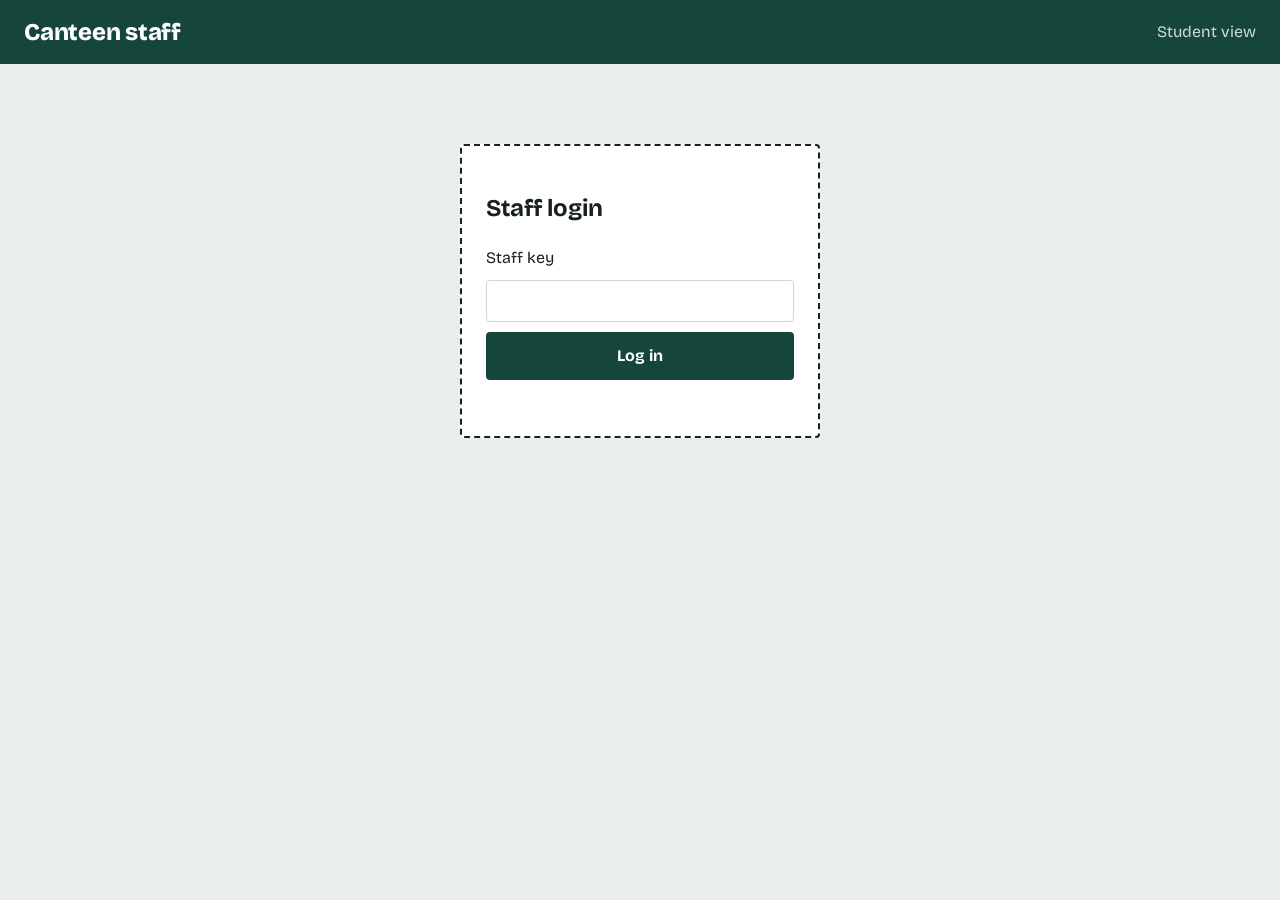
<file: admin.html>
<!DOCTYPE html>
<html lang="en">
<head>
  <meta charset="UTF-8">
  <meta name="viewport" content="width=device-width, initial-scale=1">
  <title>Canteen staff</title>
  <link rel="stylesheet" href="https://fonts.googleapis.com/css2?family=Bricolage+Grotesque:wght@400;600;700;800&display=swap">
  <link rel="stylesheet" href="style.css">
</head>
<body>
  <header class="topbar">
    <h1>Canteen staff</h1>
    <a href="index.html">Student view</a>
  </header>

  <div class="gate" id="gate">
    <h2>Staff login</h2>
    <label for="key">Staff key</label>
    <input id="key" type="password" autocomplete="off">
    <button class="btn alt" id="login">Log in</button>
    <div class="msg" id="gatemsg"></div>
  </div>

  <main class="staff hidden" id="app">
    <div class="tabs">
      <button id="tab-orders" class="on">Live orders</button>
      <button id="tab-menu">Menu</button>
    </div>

    <section id="orders"><div class="cards" id="cards"></div></section>

    <section id="menusec" class="hidden">
      <div class="addform">
        <input id="n-name" placeholder="Item name">
        <input id="n-cat" placeholder="Category (e.g. Snacks)">
        <input id="n-desc" placeholder="Short description">
        <input id="n-price" type="number" min="1" placeholder="Price (₹)">
        <button class="btn alt" id="add">Add item</button>
      </div>
      <div class="msg" id="menumsg"></div>
      <table>
        <thead><tr><th>Item</th><th>Category</th><th>Price</th><th>Status</th><th></th></tr></thead>
        <tbody id="rows"></tbody>
      </table>
    </section>
  </main>

  <script src="admin.js"></script>
</body>
</html>
</file>
<file: style.css>
:root {
  --board: #16463b;
  --board-dark: #0f3329;
  --steel: #e8eeeb;
  --paper: #ffffff;
  --turmeric: #f0b323;
  --chilli: #c4352b;
  --ink: #17211e;
  --muted: #5b6b66;
  --line: #cdd8d3;
  font-family: "Bricolage Grotesque", "Segoe UI", system-ui, sans-serif;
}
* { box-sizing: border-box; }
body { margin: 0; background: var(--steel); color: var(--ink); line-height: 1.5; }
button, input, select { font: inherit; }
:focus-visible { outline: 3px solid var(--turmeric); outline-offset: 2px; }

/* header */
.topbar { background: var(--board); color: #fff; padding: 14px 24px; display: flex; justify-content: space-between; align-items: center; }
.topbar h1 { margin: 0; font-size: 1.5rem; font-weight: 800; letter-spacing: -0.01em; }
.topbar a { color: #fff; opacity: .8; text-decoration: none; }
.topbar a:hover { opacity: 1; text-decoration: underline; }

.wrap { max-width: 1080px; margin: 0 auto; padding: 24px; display: grid; grid-template-columns: 1fr 340px; gap: 28px; align-items: start; }

/* menu board */
.board { background: var(--board); color: #fff; border-radius: 6px; padding: 8px 28px 20px; border: 6px solid #8a6a3b; }
.board h2 { font-size: 1.35rem; margin: 22px 0 6px; color: var(--turmeric); font-weight: 700; }
.dish { display: flex; align-items: center; gap: 12px; padding: 9px 0; }
.dish .info { flex: 1; min-width: 0; }
.dish .name { font-weight: 600; }
.dish .desc { font-size: .85rem; opacity: .7; }
.dish .leader { flex: 0 0 40px; border-bottom: 2px dotted rgba(255,255,255,.35); align-self: center; }
.dish .price { font-weight: 700; min-width: 3.5ch; text-align: right; }
.dish.sold { opacity: .45; }
.soldtag { font-size: .8rem; border: 1px solid #fff; border-radius: 3px; padding: 1px 6px; }

.qty { display: inline-flex; align-items: center; gap: 6px; }
.qty button { width: 30px; height: 30px; border-radius: 50%; border: 0; background: var(--turmeric); color: var(--ink); font-weight: 800; cursor: pointer; }
.qty button:disabled { opacity: .3; cursor: default; }
.qty span { min-width: 1.5ch; text-align: center; font-weight: 700; }

/* token slip */
.slip { background: var(--paper); border: 2px dashed var(--ink); border-radius: 4px; padding: 20px; position: sticky; top: 16px; }
.slip h2 { margin: 0 0 12px; font-size: 1.15rem; }
.slip .empty { color: var(--muted); }
.slip ul { list-style: none; margin: 0 0 12px; padding: 0; }
.slip li { display: flex; justify-content: space-between; padding: 4px 0; border-bottom: 1px solid var(--line); }
.slip .total { display: flex; justify-content: space-between; font-weight: 800; font-size: 1.1rem; margin: 10px 0 16px; }
.slip label { display: block; font-size: .9rem; margin-bottom: 10px; }
.slip input { width: 100%; padding: 8px 10px; border: 1px solid var(--line); border-radius: 4px; margin-top: 3px; }
.btn { width: 100%; padding: 12px; border: 0; border-radius: 4px; background: var(--chilli); color: #fff; font-weight: 700; cursor: pointer; }
.btn:hover { background: #a82d24; }
.btn.alt { background: var(--board); }
.btn:disabled { opacity: .5; cursor: default; }
.msg { margin-top: 10px; color: var(--chilli); font-weight: 600; min-height: 1.4em; }

.token { text-align: center; padding: 8px 0 14px; }
.token .label { color: var(--muted); font-size: .9rem; }
.token .num { font-size: 4.5rem; font-weight: 800; line-height: 1; }
.steps { display: flex; gap: 6px; margin: 14px 0; }
.steps div { flex: 1; text-align: center; font-size: .8rem; padding: 6px 2px; border-radius: 4px; background: var(--steel); color: var(--muted); }
.steps div.on { background: var(--board); color: #fff; font-weight: 700; }
.steps div.done { background: var(--turmeric); color: var(--ink); }

/* staff page */
.staff { max-width: 1080px; margin: 0 auto; padding: 24px; }
.tabs { display: flex; gap: 8px; margin-bottom: 18px; }
.tabs button { padding: 8px 18px; border: 2px solid var(--board); background: transparent; border-radius: 4px; font-weight: 700; cursor: pointer; }
.tabs button.on { background: var(--board); color: #fff; }
.cards { display: grid; grid-template-columns: repeat(auto-fill, minmax(260px, 1fr)); gap: 16px; }
.ticket { background: var(--paper); border: 2px dashed var(--ink); border-radius: 4px; padding: 14px; }
.ticket .head { display: flex; justify-content: space-between; align-items: baseline; }
.ticket .tk { font-size: 2rem; font-weight: 800; }
.ticket .who { color: var(--muted); font-size: .9rem; margin-bottom: 6px; }
.ticket ul { margin: 6px 0 10px; padding-left: 18px; }
.ticket .actions { display: flex; gap: 6px; }
.ticket .actions button { flex: 1; padding: 8px; border: 0; border-radius: 4px; cursor: pointer; font-weight: 700; background: var(--board); color: #fff; }
.ticket .actions button.cancel { background: transparent; color: var(--chilli); border: 1px solid var(--chilli); flex: 0 0 auto; }
.pill { font-size: .75rem; padding: 2px 8px; border-radius: 10px; background: var(--steel); font-weight: 700; }
.pill.PLACED { background: var(--turmeric); }
.pill.PREPARING { background: #f7d98a; }
.pill.READY { background: #9fd8b8; }

table { width: 100%; border-collapse: collapse; background: var(--paper); border-radius: 4px; overflow: hidden; }
th, td { text-align: left; padding: 10px 12px; border-bottom: 1px solid var(--line); }
th { background: var(--board); color: #fff; }
td button { padding: 5px 10px; margin-right: 4px; border-radius: 4px; border: 1px solid var(--board); background: transparent; cursor: pointer; }
td button.del { color: var(--chilli); border-color: var(--chilli); }
.addform { display: grid; grid-template-columns: repeat(auto-fit, minmax(150px, 1fr)); gap: 10px; background: var(--paper); padding: 14px; border-radius: 4px; margin-bottom: 18px; }
.addform input { padding: 8px; border: 1px solid var(--line); border-radius: 4px; }
.gate { max-width: 360px; margin: 80px auto; background: var(--paper); padding: 24px; border-radius: 4px; border: 2px dashed var(--ink); }
.gate input { width: 100%; padding: 8px; margin: 10px 0; border: 1px solid var(--line); border-radius: 4px; }
.hidden { display: none; }

@media (max-width: 820px) {
  .wrap { grid-template-columns: 1fr; padding: 14px; }
  .slip { position: static; }
  .board { padding: 4px 16px 16px; }
}
@media (prefers-reduced-motion: no-preference) {
  .btn, .tabs button { transition: background .15s; }
}
</file>
